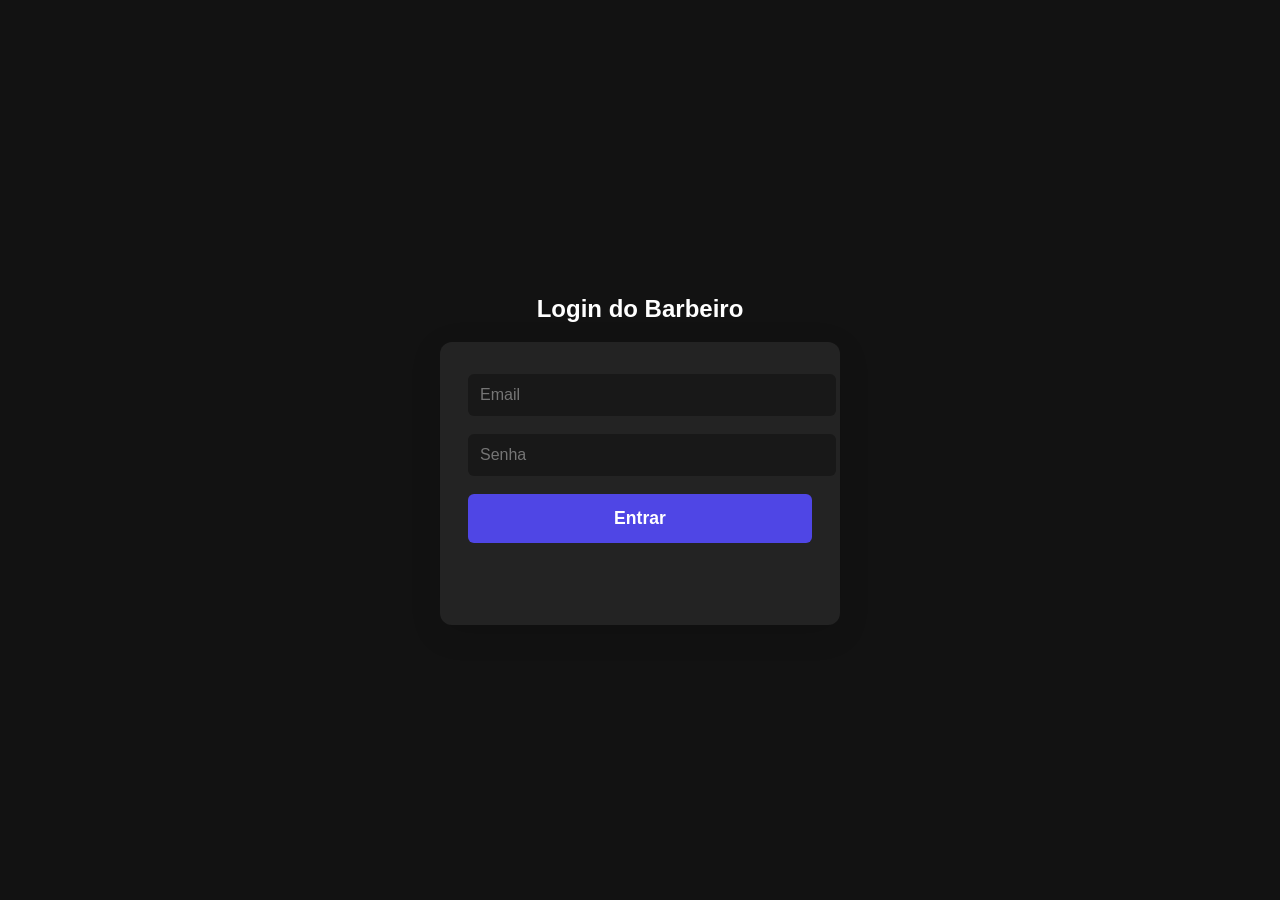
<file: pages/login-barber.html>
<!DOCTYPE html>
<html lang="pt-BR">
<head>
  <meta charset="UTF-8">
  <meta name="viewport" content="width=device-width, initial-scale=1.0">
  <title>Login do Barbeiro - SaaS Booking</title>
  <link rel="stylesheet" href="../CSS/modern.css">
</head>
<body style="display: flex; justify-content: center; align-items: center; min-height: 100vh; margin: 0;">
  <main class="container" style="max-width: 400px;">
    <h2 class="main-title" style="text-align: center;">Login do Barbeiro</h2>
    <form id="login-form" class="form-section">
      <input type="email" id="email" placeholder="Email" required class="input-field">
      <input type="password" id="password" placeholder="Senha" required class="input-field">
      <button type="submit" class="btn btn-primary" style="width: 100%;">Entrar</button>
      <p class="alert" id="alert"></p>
    </form>
  </main>
  <script src="../scripts/login-barber.js"></script>
</body>
</html>
</file>
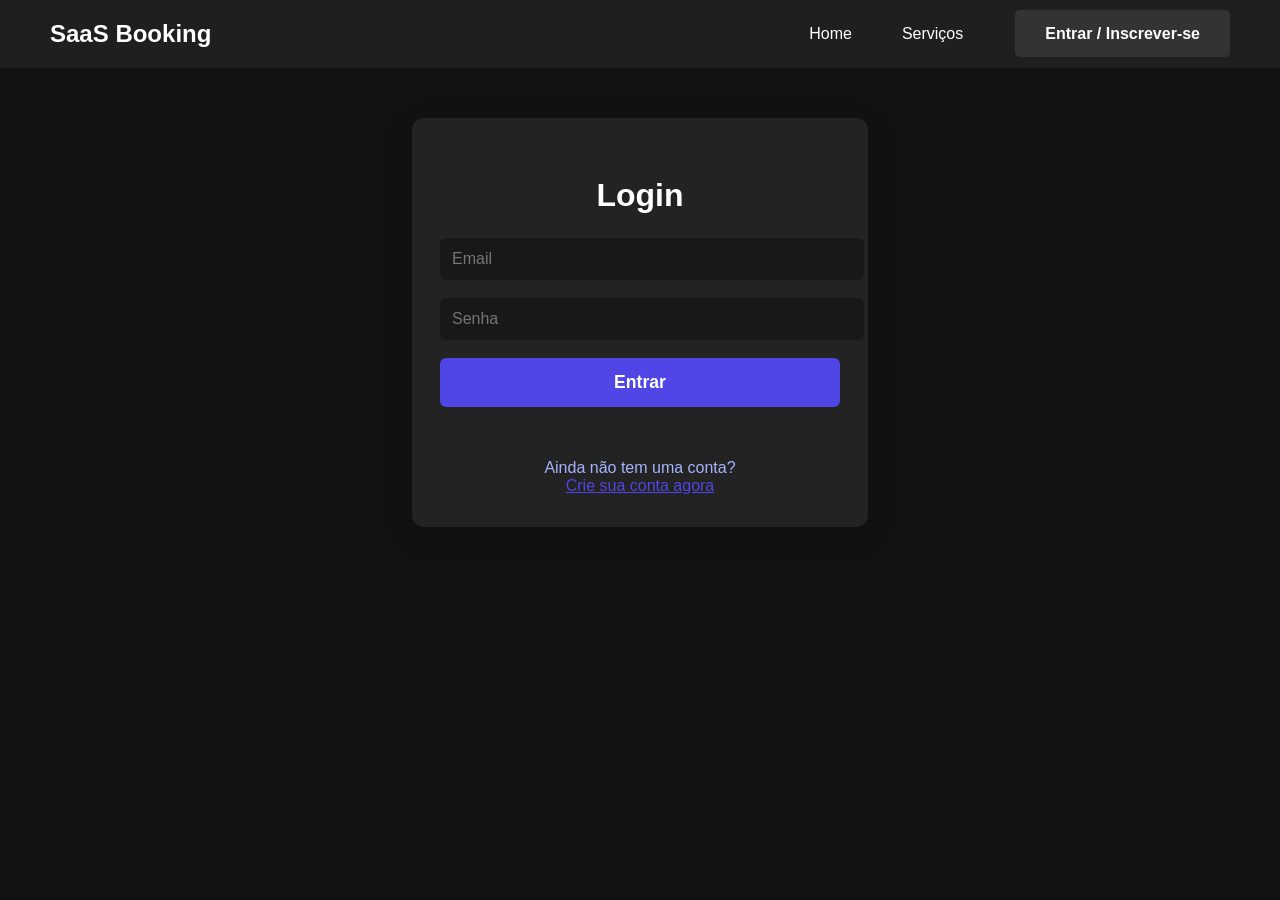
<file: pages/login.html>
<!DOCTYPE html>
<html lang="pt-BR">
<head>
<meta charset="UTF-8">
<meta name="viewport" content="width=device-width, initial-scale=1.0">
<title>Login - SaaS Booking</title>
<link rel="stylesheet" href="../CSS/modern.css">
</head>
<body>

<header class="main-header">
  <div class="logo">
    <a href="index.html">SaaS Booking</a>
  </div>
  <nav class="main-nav">
    <ul style="display:flex; gap:18px; align-items:center; list-style:none; margin:0; padding:0;">
      <li><a href="index.html" style="color:#fff; text-decoration:none; font-weight:500; padding:8px 16px; border-radius:8px; transition:background 0.2s;">Home</a></li>
      <li><a href="services.html" style="color:#fff; text-decoration:none; font-weight:500; padding:8px 16px; border-radius:8px; transition:background 0.2s;">Serviços</a></li>
      <li><a href="profile.html" style="color:#fff; text-decoration:none; font-weight:500; padding:8px 16px; border-radius:8px; transition:background 0.2s;">Perfil</a></li>
      <li><a href="login.html" class="btn btn-login">Entrar / Inscrever-se</a></li>
    </ul>
  </nav>
</header>

<main class="container">
  <section class="form-section">
    <form id="login-form">
      <h2>Login</h2>
      <input type="email" id="email" placeholder="Email" required>
      <input type="password" id="password" placeholder="Senha" required>
      <button type="submit">Entrar</button>
      <p class="alert" id="login-alert"></p>
      <div style="text-align:center; margin-top:18px;">
        <span style="color:#a5b4fc;">Ainda não tem uma conta?</span><br>
        <a href="register.html" style="color:#4f46e5; text-decoration:underline;">Crie sua conta agora</a>
      </div>
    </form>
  </section>
</main>

<script src="../scripts/nav.js"></script>
<script src="../scripts/login.js"></script>
</body>
</html>
</file>
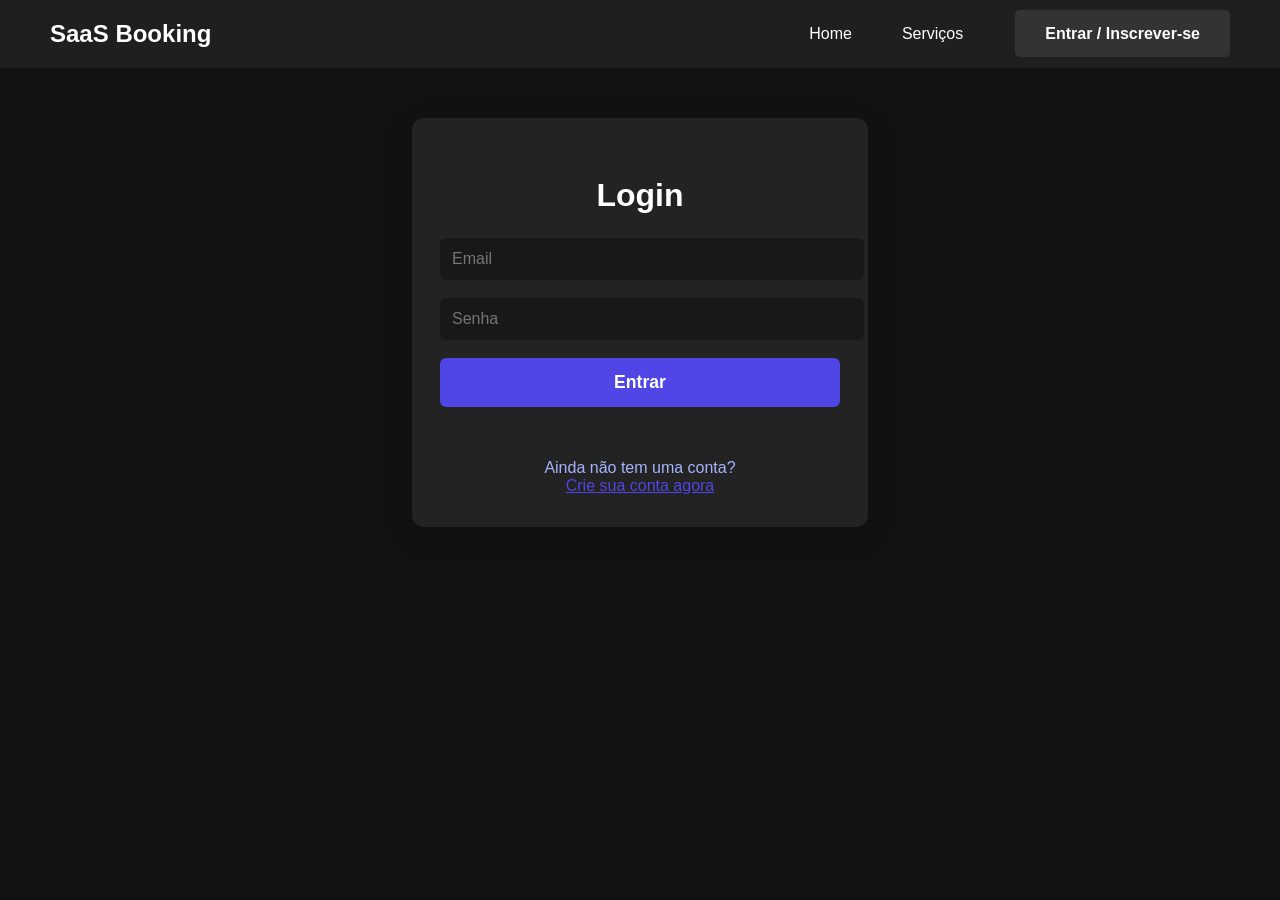
<file: pages/profile.html>
<!DOCTYPE html>
<html lang="pt-BR">
<head>
<meta charset="UTF-8">
<meta name="viewport" content="width=device-width, initial-scale=1.0">
<title>Perfil - SaaS Booking</title>
<link rel="stylesheet" href="../CSS/modern.css">
</head>
<body>

<header class="main-header">
  <div class="logo">
    <a href="index.html">SaaS Booking</a>
  </div>
  <nav class="main-nav">
    <ul style="display:flex; gap:18px; align-items:center; list-style:none; margin:0; padding:0;">
      <li><a href="index.html" style="color:#fff; text-decoration:none; font-weight:500; padding:8px 16px; border-radius:8px; transition:background 0.2s;">Home</a></li>
      <li><a href="services.html" style="color:#fff; text-decoration:none; font-weight:500; padding:8px 16px; border-radius:8px; transition:background 0.2s;">Serviços</a></li>
      <li><a href="profile.html" style="color:#fff; text-decoration:none; font-weight:500; padding:8px 16px; border-radius:8px; transition:background 0.2s;">Perfil</a></li>
      <li><a href="login.html" class="btn btn-login">Entrar / Inscrever-se</a></li>
    </ul>
  </nav>
</header>

<main class="container">
  <section class="form-section">
    <form id="profileForm">
      <h2>Meu Perfil</h2>
      <div class="profile-fields-row">
        <input type="text" id="name" placeholder="Nome completo" disabled>
        <input type="email" id="email" placeholder="Email" disabled>
      </div>
      <div class="profile-fields-row">
        <input type="text" id="number" placeholder="Número de telefone" disabled>
        <input type="number" id="age" placeholder="Idade" disabled>
      </div>
      <div class="profile-btns-row">
        <button type="button" id="edit-profile-btn">Atualizar Perfil</button>
        <button type="submit" id="save-profile-btn" style="display:none;">Salvar</button>
        <button type="button" id="cancel-profile-btn" style="display:none;">Cancelar</button>
      </div>
      <p class="alert" id="profile-alert"></p>
    </form>
  </section>

  <section class="form-section" id="future-bookings-section">
    <h2>Próximos Agendamentos</h2>
    <div id="future-bookings-list">
      <p style="color:#aaa;">Nenhum agendamento futuro encontrado.</p>
    </div>
  </section>

  <section class="form-section" id="history-bookings-section">
    <h2>Histórico de Agendamentos</h2>
    <div id="history-bookings-list">
      <p style="color:#aaa;">Nenhum histórico encontrado.</p>
    </div>
  </section>
</main>

<script src="../scripts/nav.js"></script>
<script src="../scripts/profile.js"></script>
</body>
</html>
</file>
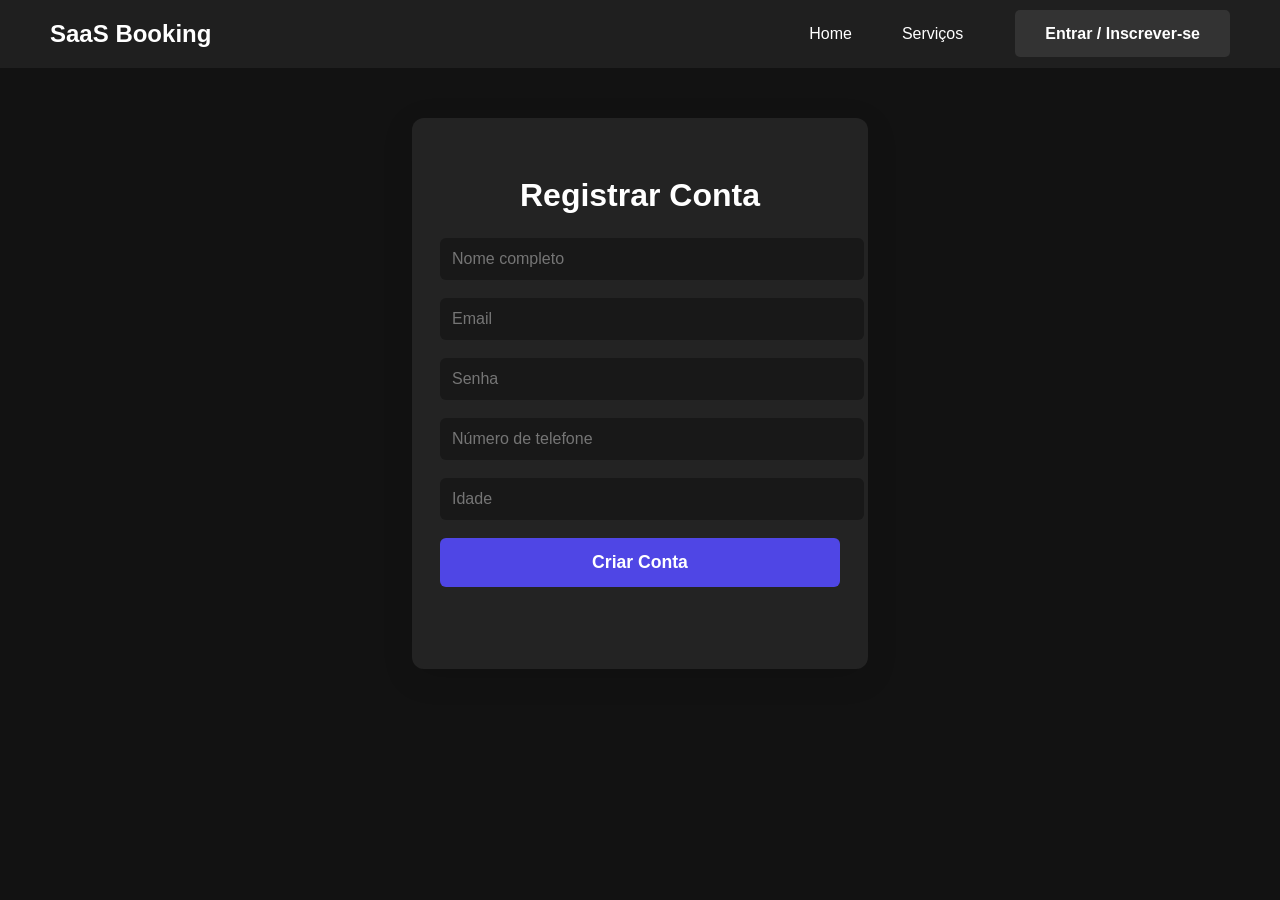
<file: pages/register.html>
<!DOCTYPE html>
<html lang="pt-BR">
<head>
<meta charset="UTF-8">
<meta name="viewport" content="width=device-width, initial-scale=1.0">
<title>Registrar - SaaS Booking</title>
<link rel="stylesheet" href="../CSS/modern.css">
</head>
<body>

<header class="main-header">
  <div class="logo">
    <a href="index.html">SaaS Booking</a>
  </div>
  <nav class="main-nav">
    <ul style="display:flex; gap:18px; align-items:center; list-style:none; margin:0; padding:0;">
      <li><a href="index.html" style="color:#fff; text-decoration:none; font-weight:500; padding:8px 16px; border-radius:8px; transition:background 0.2s;">Home</a></li>
      <li><a href="services.html" style="color:#fff; text-decoration:none; font-weight:500; padding:8px 16px; border-radius:8px; transition:background 0.2s;">Serviços</a></li>
      <li><a href="profile.html" style="color:#fff; text-decoration:none; font-weight:500; padding:8px 16px; border-radius:8px; transition:background 0.2s;">Perfil</a></li>
      <li><a href="login.html" class="btn btn-login">Entrar / Inscrever-se</a></li>
    </ul>
  </nav>
</header>

<main class="container">
  <section class="form-section">
    <form id="registerForm">
      <h2>Registrar Conta</h2>
      <input type="text" id="name" placeholder="Nome completo" required>
      <input type="email" id="email" placeholder="Email" required>
      <input type="password" id="password" placeholder="Senha" required>
      <input type="text" id="number" placeholder="Número de telefone" required>
      <input type="number" id="age" placeholder="Idade" required>
      <button type="submit">Criar Conta</button>
      <p class="alert" id="register-alert"></p>
    </form>
  </section>
</main>

<script src="../scripts/nav.js"></script>
<script src="../scripts/register.js"></script>
</body>
</html>
</file>
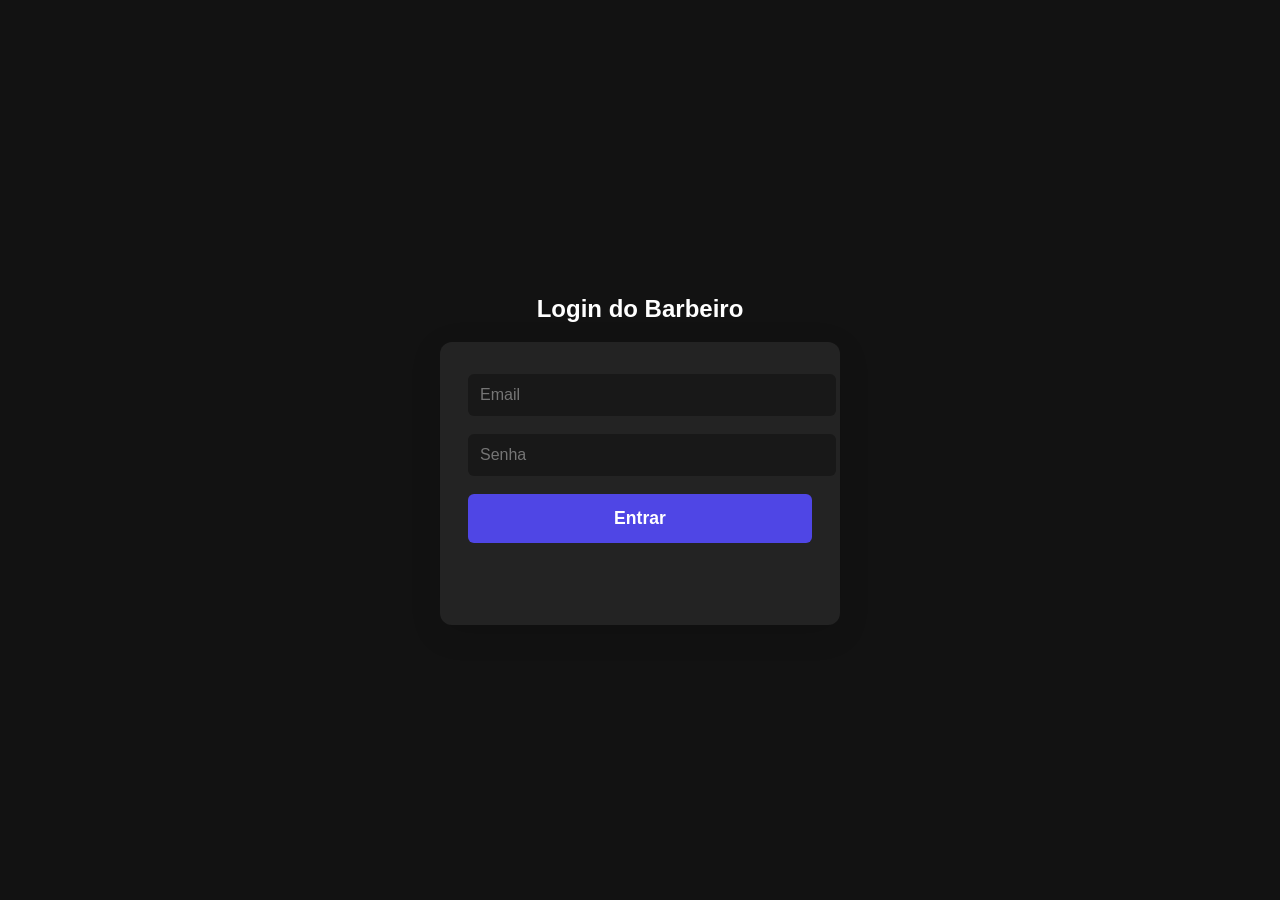
<file: pages/schedule.html>
<!DOCTYPE html>
<html lang="pt-BR">
<head>
  <meta charset="UTF-8">
  <meta name="viewport" content="width=device-width, initial-scale=1.0">
  <title>Minha Agenda - SaaS Booking</title>
  <link rel="stylesheet" href="../CSS/modern.css">
</head>
<body>
  <header class="main-header">
    <div class="logo"><a href="index.html">SaaS Booking</a></div>
    <nav class="main-nav">
      <button id="logout-btn" class="btn">Sair</button>
    </nav>
  </header>
  <main class="container">
    <h2 class="main-title">Meus Agendamentos de Hoje</h2>
    <div id="schedule-container">
      <!-- Agendamentos serão inseridos aqui -->
    </div>
  </main>
  <script src="../scripts/schedule.js"></script>
</body>
</html>
</file>
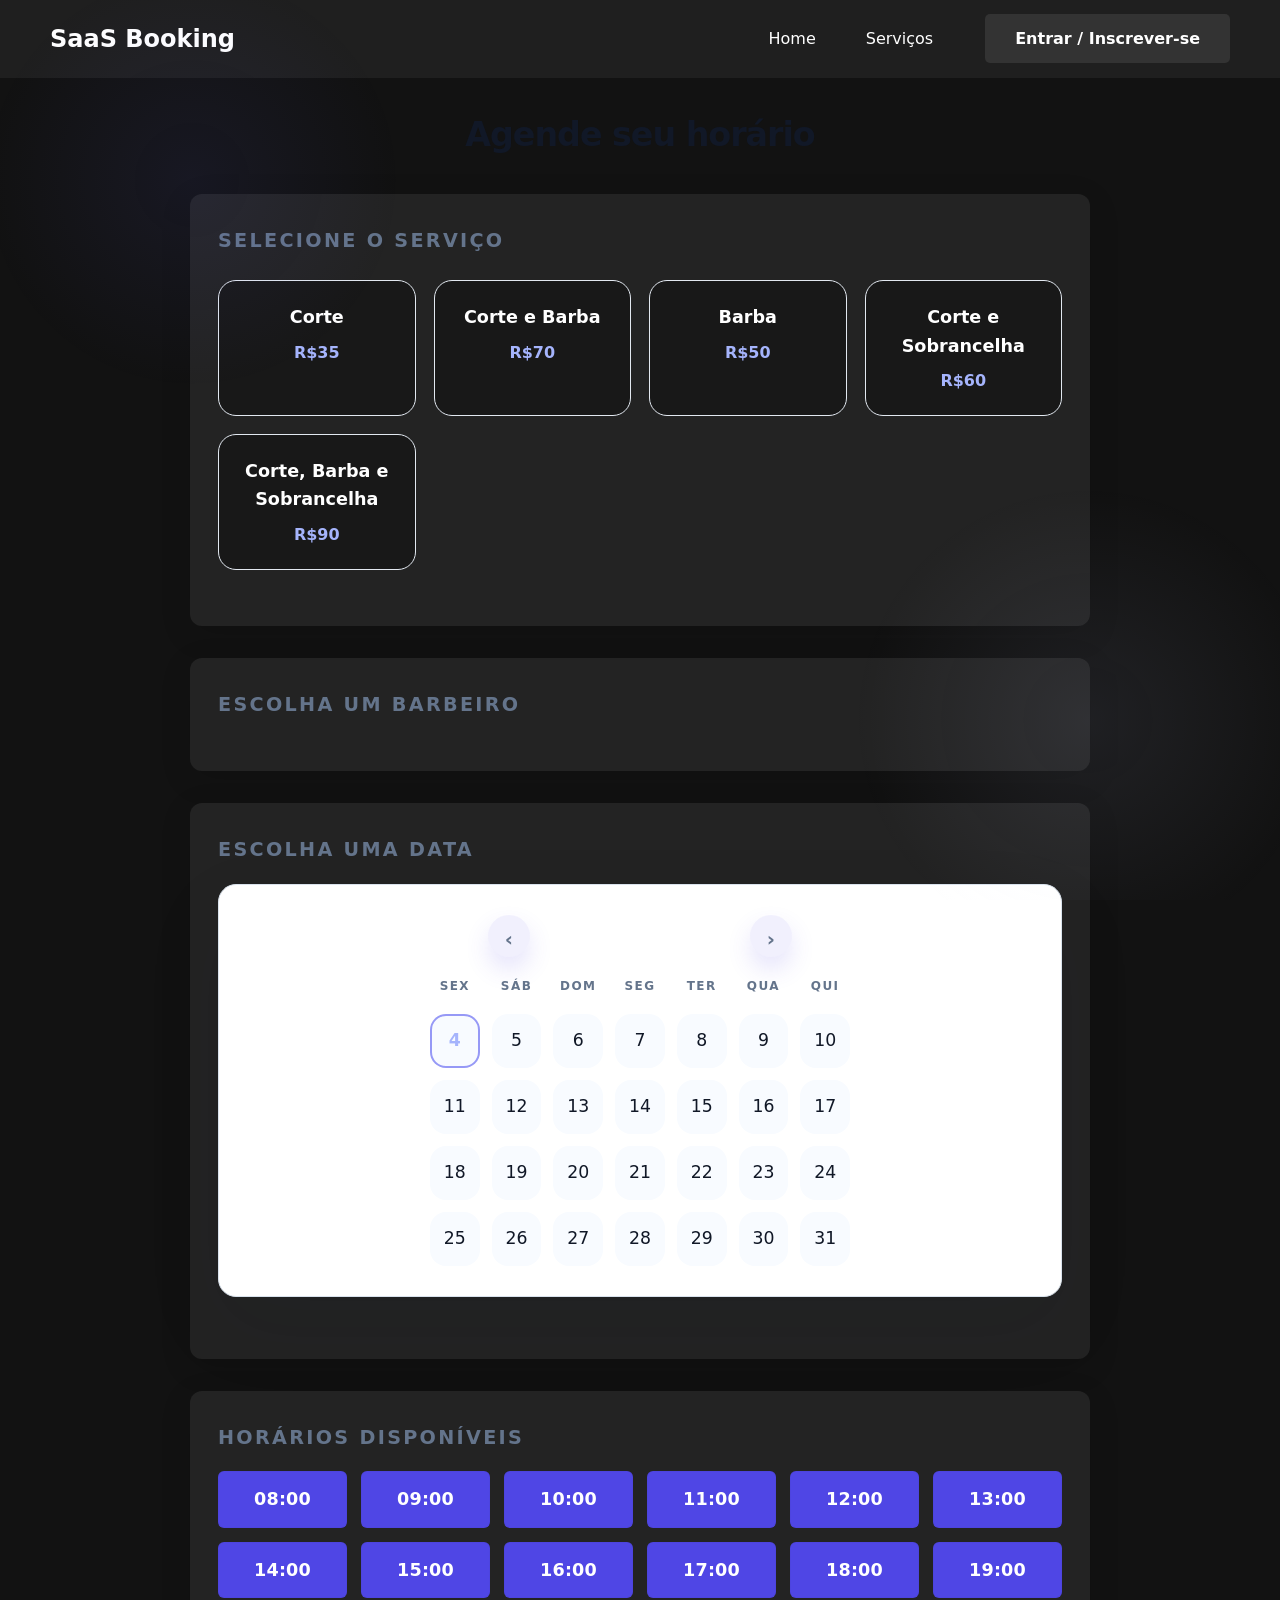
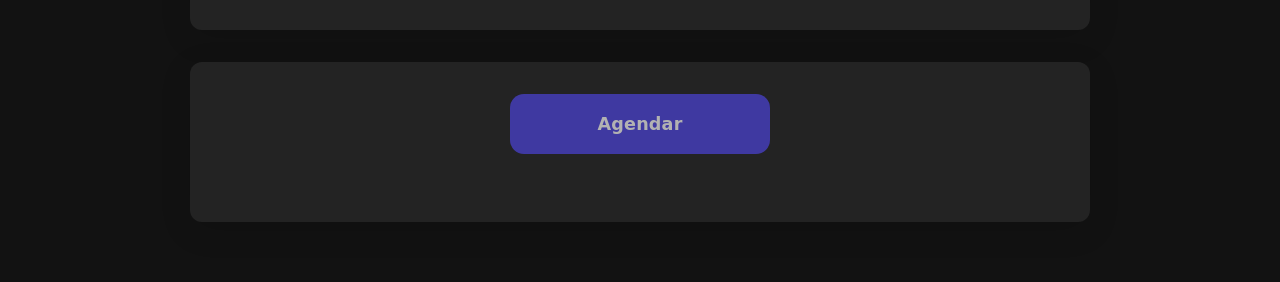
<file: pages/services.html>
<!DOCTYPE html>
<html lang="pt-BR">
<head>
<meta charset="UTF-8">
<meta name="viewport" content="width=device-width, initial-scale=1.0">
<title>SaaS Booking</title>
<link rel="stylesheet" href="../CSS/modern.css">
<link rel="stylesheet" href="../CSS/style.css">
</head>
<body>

<header class="main-header">
  <div class="logo">
    <a href="index.html">SaaS Booking</a>
  </div>
  <nav class="main-nav">
    <ul style="display:flex; gap:18px; align-items:center; list-style:none; margin:0; padding:0;">
      <li><a href="index.html" style="color:#fff; text-decoration:none; font-weight:500; padding:8px 16px; border-radius:8px; transition:background 0.2s;">Home</a></li>
      <li><a href="services.html" style="color:#fff; text-decoration:none; font-weight:500; padding:8px 16px; border-radius:8px; transition:background 0.2s;">Serviços</a></li>
      <li><a href="profile.html" style="color:#fff; text-decoration:none; font-weight:500; padding:8px 16px; border-radius:8px; transition:background 0.2s;">Perfil</a></li>
      <li><a href="login.html" class="btn btn-login">Entrar / Inscrever-se</a></li>
    </ul>
  </nav>
</header>

<main class="container">


  <h2 class="main-title" style="text-align:center; margin-bottom: 32px;">Agende seu horário</h2>

  <!-- SERVIÇOS -->
  <section class="form-section" style="max-width:900px; background:#232323; margin-bottom:32px;">
    <div class="section-title" style="font-size:1.2rem; margin-bottom:18px;">Selecione o serviço</div>
    <div id="services-container" class="services-grid" style="display:grid; grid-template-columns:repeat(auto-fit,minmax(180px,1fr)); gap:18px;">
      <div class="service-btn btn" data-service="Corte" data-price="35" style="background:#181818; text-align:center;">
        <span class="service-name" style="display:block; font-size:1.1rem;">Corte</span>
        <span class="service-price" style="color:#a5b4fc;">R$35</span>
      </div>
      <div class="service-btn btn" data-service="Corte e Barba" data-price="70" style="background:#181818; text-align:center;">
        <span class="service-name" style="display:block; font-size:1.1rem;">Corte e Barba</span>
        <span class="service-price" style="color:#a5b4fc;">R$70</span>
      </div>
      <div class="service-btn btn" data-service="Barba" data-price="50" style="background:#181818; text-align:center;">
        <span class="service-name" style="display:block; font-size:1.1rem;">Barba</span>
        <span class="service-price" style="color:#a5b4fc;">R$50</span>
      </div>
      <div class="service-btn btn" data-service="Corte e Sobrancelha" data-price="60" style="background:#181818; text-align:center;">
        <span class="service-name" style="display:block; font-size:1.1rem;">Corte e Sobrancelha</span>
        <span class="service-price" style="color:#a5b4fc;">R$60</span>
      </div>
      <div class="service-btn btn" data-service="Corte, Barba e Sobrancelha" data-price="90" style="background:#181818; text-align:center;">
        <span class="service-name" style="display:block; font-size:1.1rem;">Corte, Barba e Sobrancelha</span>
        <span class="service-price" style="color:#a5b4fc;">R$90</span>
      </div>
    </div>
  </section>

  <!-- BARBEIROS -->
  <section class="form-section" style="max-width:900px; background:#232323; margin-bottom:32px;">
    <div class="section-title" style="font-size:1.2rem; margin-bottom:18px;">Escolha um barbeiro</div>
    <div id="barbers-container" class="barbers-grid" style="display:grid; grid-template-columns:repeat(auto-fit,minmax(180px,1fr)); gap:18px;">
      <!-- Barbeiros serão inseridos aqui via JavaScript -->
    </div>
  </section>

  <!-- CALENDÁRIO -->
  <section class="form-section" style="max-width:900px; background:#232323; margin-bottom:32px;">
    <div class="section-title" style="font-size:1.2rem; margin-bottom:18px;">Escolha uma data</div>
    <div id="mini-calendar-container">
      <div class="calendar-header" style="display:flex; align-items:center; justify-content:center; gap:18px; margin-bottom:12px;">
          <button id="prev-month" aria-label="Mês anterior" class="btn" style="padding:8px 16px;">‹</button>
          <h3 id="month-year" style="margin:0; font-size:1.1rem;">Março 2026</h3>
          <button id="next-month" aria-label="Próximo mês" class="btn" style="padding:8px 16px;">›</button>
      </div>
      <div id="mini-calendar"></div>
    </div>
  </section>

  <!-- HORÁRIOS -->
  <section class="form-section" style="max-width:900px; background:#232323; margin-bottom:32px;">
    <div class="section-title" style="font-size:1.2rem; margin-bottom:18px;">Horários disponíveis</div>
    <div id="times-container" class="times-grid" style="display:grid; grid-template-columns:repeat(auto-fit,minmax(120px,1fr)); gap:14px;"></div>
  </section>

  <!-- BOTÃO -->
  <section class="form-section" style="max-width:900px; background:#232323; text-align:center;">
    <button id="btn-book" class="btn btn-primary" disabled style="width:60%; max-width:260px; margin:0 auto;">Agendar</button>
    <p class="alert" id="alert" style="margin-top:12px;"></p>
  </section>

</main>

<script src="../scripts/nav.js"></script>
<script src="../scripts/services.js"></script>
</body>
</html>
</file>
<file: CSS/modern.css>
.mini-calendar-container, #mini-calendar-container {
    display: flex;
    flex-direction: column;
    align-items: center;
    margin-bottom: 12px;
}

#mini-calendar {
    display: grid;
    grid-template-columns: repeat(7, 1fr);
    gap: 8px;
    background: none;
    padding: 8px 0 0 0;
    width: 100%;
    max-width: 420px;
}

.day-of-week {
    color: #a5b4fc;
    font-size: 0.98rem;
    text-align: center;
    font-weight: 600;
    padding-bottom: 2px;
}

.calendar-day {
    background: #181818;
    color: #fff;
    border-radius: 8px;
    text-align: center;
    padding: 10px 0;
    cursor: pointer;
    font-size: 1.08rem;
    border: 2px solid transparent;
    transition: border 0.2s, background 0.2s, color 0.2s;
}
.calendar-day.today {
    border: 2px solid #4f46e5;
    color: #a5b4fc;
}
.calendar-day.selected {
    background: #4f46e5;
    color: #fff;
    border: 2px solid #a5b4fc;
}
.calendar-day:hover {
    border: 2px solid #a5b4fc;
    background: #232323;
}
body {
    font-family: 'Inter', sans-serif;
    background-color: #121212;
    color: #ffffff;
    margin: 0;
}

.main-header {
    display: flex;
    justify-content: space-between;
    align-items: center;
    padding: 20px 50px;
    background-color: #1f1f1f;
}

.logo a {
    text-decoration: none;
    color: #ffffff;
    font-size: 24px;
    font-weight: bold;
}

.main-nav ul {
    list-style: none;
    margin: 0;
    padding: 0;
}

.main-nav ul li {
    display: inline;
}

.btn-login {
    text-decoration: none;
    color: #ffffff;
    background-color: #333333;
    padding: 10px 20px;
    border-radius: 20px;
    transition: background-color 0.3s ease;
}

.btn-login:hover {
    background-color: #4f46e5;
}

.container {
    padding: 50px;
}

.hero {
    display: flex;
    align-items: center;
    gap: 50px;
}

.hero-text {
    flex: 1;
}

.hero-text h1 {
    font-size: 48px;
    margin-bottom: 20px;
}

.hero-text p {
    font-size: 18px;
    line-height: 1.6;
    margin-bottom: 30px;
}

.btn {
    text-decoration: none;
    color: #ffffff;
    padding: 15px 30px;
    border-radius: 5px;
    font-weight: bold;
    transition: background-color 0.3s ease;
}

.btn-primary {
    background-color: #4f46e5;
}

.btn-primary:hover {
    background-color: #3730a3;
}

.hero-image {
    flex: 1;
}

.hero-image img {
    width: 100%;
    border-radius: 10px;
}

.form-section {
    max-width: 400px;
    margin: 0 auto;
    background: #232323;
    padding: 32px 28px;
    border-radius: 12px;
    box-shadow: 0 8px 32px rgba(0,0,0,0.12);
}

.form-section h2 {
    margin-bottom: 24px;
    font-size: 2rem;
    text-align: center;
}


.form-section input {
    width: 100%;
    padding: 12px;
    margin-bottom: 18px;
    border: none;
    border-radius: 6px;
    background: #181818;
    color: #fff;
    font-size: 1rem;
    margin-right: 0;
}

.profile-fields-row {
    display: flex;
    gap: 16px;
    margin-bottom: 12px;
}
.profile-fields-row input {
    margin-bottom: 0;
}
.profile-btns-row {
    display: flex;
    gap: 12px;
    margin-bottom: 10px;
    justify-content: center;
}

.booking-card {
    background: #181818;
    border-radius: 10px;
    padding: 18px 20px 14px 20px;
    margin-bottom: 18px;
    box-shadow: 0 2px 12px rgba(79,70,229,0.08);
    display: flex;
    flex-direction: column;
    gap: 10px;
    border: 1.5px solid #232323;
    position: relative;
}
.booking-card .booking-main {
    display: flex;
    align-items: center;
    justify-content: space-between;
    gap: 16px;
    flex-wrap: wrap;
}
.booking-card .booking-service {
    font-weight: bold;
    color: #a5b4fc;
    font-size: 1.1rem;
}
.booking-card .booking-date {
    color: #fff;
    font-size: 1rem;
}
.booking-card .booking-status {
    font-size: 0.98rem;
    color: #a5b4fc;
    font-weight: 500;
}
.booking-card .booking-actions {
    display: flex;
    gap: 10px;
    margin-top: 6px;
}
.btn-cancel {
    background: #ff6b6b;
    color: #fff;
    border: none;
    border-radius: 6px;
    padding: 8px 18px;
    font-weight: bold;
    cursor: pointer;
    transition: background 0.2s;
}
.btn-cancel:hover {
    background: #b91c1c;
}

.form-section button {
    width: 100%;
    padding: 14px;
    background: #4f46e5;
    color: #fff;
    border: none;
    border-radius: 6px;
    font-size: 1.1rem;
    font-weight: bold;
    cursor: pointer;
    transition: background 0.2s;
}

.form-section button:hover {
    background: #3730a3;
}

.form-section .alert {
    color: #ff6b6b;
    text-align: center;
    margin-top: 10px;
    min-height: 24px;
}

@media (max-width: 900px) {
    .container {
        padding: 20px;
    }
    .hero {
        flex-direction: column;
        gap: 24px;
    }
    .hero-text h1 {
        font-size: 2rem;
    }
}
</file>
<file: CSS/style.css>
:root {
  color-scheme: light;
  --bg: #eef2f7;
  --surface: #ffffff;
  --surface-strong: #f8fbff;
  --border: #d9e2ec;
  --primary: #4f46e5;
  --primary-dark: #3730a3;
  --text: #111827;
  --muted: #64748b;
  --shadow: 0 30px 80px rgba(15, 23, 42, 0.08);
  --radius: 18px;
}

/* === RESET === */
* {
  margin: 0;
  padding: 0;
  box-sizing: border-box;
  font-family: Inter, system-ui, -apple-system, BlinkMacSystemFont, 'Segoe UI', sans-serif;
}

html, body {
  min-height: 100%;
}

body {
  background: #121212;
  color: #fff;
  line-height: 1.6;
  min-height: 100vh;
}

body::before {
  content: '';
  position: fixed;
  inset: 0;
  background: radial-gradient(circle at 15% 20%, rgba(99, 102, 241, 0.08), transparent 16%),
              radial-gradient(circle at 85% 80%, rgba(206, 213, 255, 0.08), transparent 18%);
  pointer-events: none;
}

img {
  max-width: 100%;
  display: block;
}

a {
  color: inherit;
}

button,
input,
select,
textarea {
  font: inherit;
}

body::before {
  content: '';
  position: fixed;
  inset: 0;
  pointer-events: none;
}

/* === HEADER === */
.header {
  background: rgba(255, 255, 255, 0.95);
  border-bottom: 1px solid rgba(15, 23, 42, 0.08);
  padding: 18px 24px;
  display: flex;
  justify-content: space-between;
  align-items: center;
  position: sticky;
  top: 0;
  z-index: 20;
  backdrop-filter: blur(14px);
}

.header h1 {
  font-size: 1.15rem;
  font-weight: 700;
  letter-spacing: -0.02em;
}

.header nav {
  display: flex;
  gap: 12px;
  align-items: center;
}

.header nav a {
  padding: 10px 16px;
  border-radius: 999px;
  text-decoration: none;
  font-size: 0.95rem;
  color: var(--muted);
  transition: all 0.2s ease;
}

.header nav a:hover {
  background: rgba(99, 102, 241, 0.1);
  color: var(--primary-dark);
}

.header nav a.active {
  background-color: var(--primary);
  color: #ffffff;
}

/* === CONTAINER === */
.container {
  max-width: 980px;
  margin: 0 auto;
  padding: 30px 24px 60px;
}

.main-title {
  margin-bottom: 24px;
  font-size: clamp(2rem, 2.6vw, 2.6rem);
  font-weight: 700;
  letter-spacing: -0.03em;
  color: #111827;
}

/* === CARDS === */
.card,
form,
.section,
#mini-calendar-container,
.service-btn,
.time-btn {
  background: var(--surface);
}

form,
.section,
#mini-calendar-container {
  border-radius: var(--radius);
  padding: 32px;
  border: 1px solid var(--border);
  box-shadow: var(--shadow);
}

form h2 {
  margin-bottom: 24px;
  font-size: 1.75rem;
  color: #0f172a;
}

/* === INPUTS === */
input,
textarea,
select {
  width: 100%;
  padding: 16px 18px;
  margin-bottom: 16px;
  border-radius: 14px;
  border: 1px solid #d2d6dc;
  background: #f8fafc;
  color: #111827;
  transition: border-color 0.2s ease, box-shadow 0.2s ease;
}

input:focus,
textarea:focus,
select:focus {
  border-color: rgba(79, 70, 229, 0.75);
  box-shadow: 0 0 0 6px rgba(79, 70, 229, 0.12);
  outline: none;
}

/* === BUTTONS === */
button,
#btn-book {
  display: inline-flex;
  align-items: center;
  justify-content: center;
  width: 100%;
  padding: 16px 20px;
  border-radius: 14px;
  border: none;
  background: var(--primary);
  color: #fff;
  font-weight: 700;
  letter-spacing: 0.01em;
  cursor: pointer;
  transition: transform 0.2s ease, background-color 0.2s ease, box-shadow 0.2s ease;
  box-shadow: 0 12px 24px rgba(79, 70, 229, 0.15);
}

button:hover,
#btn-book:hover {
  background: var(--primary-dark);
  transform: translateY(-1px);
}

button:disabled,
#btn-book:disabled {
  opacity: 0.65;
  cursor: not-allowed;
  transform: none;
  box-shadow: none;
}

/* === ALERT === */
.alert {
  margin-top: 12px;
  font-size: 0.95rem;
  color: #b91c1c;
  text-align: center;
}

/* === SERVIÇOS === */
.services-grid {
  display: grid;
  grid-template-columns: repeat(2, minmax(0, 1fr));
  gap: 18px;
  margin: 24px 0;
}

.service-btn {
  padding: 22px;
  border-radius: 18px;
  border: 1px solid #e2e8f0;
  box-shadow: inset 0 0 0 1px rgba(15, 23, 42, 0.02);
  cursor: pointer;
  transition: all 0.2s ease;
}

.service-btn:hover {
  transform: translateY(-2px);
  border-color: rgba(79, 70, 229, 0.4);
}

.service-btn.selected {
  background: rgba(99, 102, 241, 0.12);
  border-color: var(--primary);
}

.service-btn .service-name {
  display: block;
  font-size: 1rem;
  font-weight: 700;
  margin-bottom: 8px;
}

.service-btn .service-price {
  color: var(--muted);
}

/* === CALENDÁRIO === */
#mini-calendar-container {
  padding: 30px;
  margin-bottom: 30px;
}

.calendar-header {
  margin-bottom: 20px;
}

.calendar-header button {
  min-width: 42px;
  min-height: 42px;
  width: 42px;
  height: 42px;
  border-radius: 50%;
  border: none;
  background: rgba(79, 70, 229, 0.08);
  color: var(--muted);
  font-size: 1.25rem;
  display: grid;
  place-items: center;
  transition: background-color 0.2s ease, color 0.2s ease, transform 0.2s ease, box-shadow 0.2s ease;
}

.calendar-header button:hover {
  background: rgba(79, 70, 229, 0.18);
  color: var(--primary-dark);
  transform: translateY(-1px);
  box-shadow: 0 12px 20px rgba(79, 70, 229, 0.12);
}

#mini-calendar {
  display: grid;
  grid-template-columns: repeat(7, minmax(0, 1fr));
  gap: 12px;
}

.day-of-week {
  font-size: 0.75rem;
  letter-spacing: 0.12em;
  text-transform: uppercase;
  color: var(--muted);
  padding-bottom: 6px;
}

.calendar-day {
  display: grid;
  place-items: center;
  min-height: 54px;
  border-radius: 16px;
  border: 1px solid transparent;
  color: var(--text);
  background: var(--surface-strong);
  transition: transform 0.2s ease, box-shadow 0.2s ease, border-color 0.2s ease, background-color 0.2s ease;
}

.calendar-day:hover {
  transform: translateY(-2px);
  border-color: rgba(79, 70, 229, 0.35);
  background: rgba(99, 102, 241, 0.1);
}

.calendar-day.selected {
  background: var(--primary);
  border-color: var(--primary-dark);
  color: #fff;
  box-shadow: 0 12px 28px rgba(79, 70, 229, 0.18);
}

.calendar-day.today {
  border-color: rgba(99, 102, 241, 0.65);
  font-weight: 700;
}

.calendar-day.past {
  color: #94a3b8;
  opacity: 0.72;
  cursor: not-allowed;
}

.calendar-day.past:hover {
  transform: none;
  background: var(--surface-strong);
}

.times-grid {
  display: grid;
  grid-template-columns: repeat(auto-fit, minmax(140px, 1fr));
  gap: 16px;
}

.time-btn {
  min-height: 56px;
  padding: 14px 16px;
  border-radius: 16px;
  border: 1px solid #e2e8f0;
  box-shadow: inset 0 0 0 1px rgba(15, 23, 42, 0.03);
  background: var(--surface-strong);
  font-weight: 600;
  color: var(--text);
  transition: transform 0.2s ease, border-color 0.2s ease, background-color 0.2s ease;
}

.time-btn:hover {
  transform: translateY(-2px);
  border-color: rgba(79, 70, 229, 0.35);
}

.time-btn.selected {
  background: #181818;
  border: 2px solid #a5b4fc;
  color: #fff;
  box-shadow: 0 0 0 2px #4f46e5;
}

/* === SECTION STYLES === */
.section {
  padding: 30px;
  border-radius: 18px;
  border: 1px solid var(--border);
  box-shadow: var(--shadow);
}

.section-title {
  font-size: 0.95rem;
  font-weight: 700;
  letter-spacing: 0.12em;
  text-transform: uppercase;
  margin-bottom: 18px;
  color: var(--muted);
}

#btn-book {
  margin-top: 18px;
}

/* === RESPONSIVO === */
@media (max-width: 920px) {
  .services-grid,
  .times-grid {
    grid-template-columns: repeat(2, minmax(0, 1fr));
  }
}

@media (max-width: 700px) {
  .header {
    flex-direction: column;
    align-items: stretch;
    gap: 18px;
  }

  .header nav {
    justify-content: center;
    flex-wrap: wrap;
  }

  .container {
    padding: 24px 18px 50px;
  }

  .main-title {
    text-align: center;
  }

  form,
  .section,
  #mini-calendar-container {
    padding: 24px;
  }

  .services-grid,
  .times-grid {
    grid-template-columns: 1fr;
  }
}

@media (max-width: 520px) {
  .header {
    padding: 16px 16px;
  }

  .header h1 {
    font-size: 1rem;
  }

  .header nav a {
    padding: 10px 14px;
  }

  input,
  textarea,
  select {
    padding: 14px 16px;
  }
}
</file>
